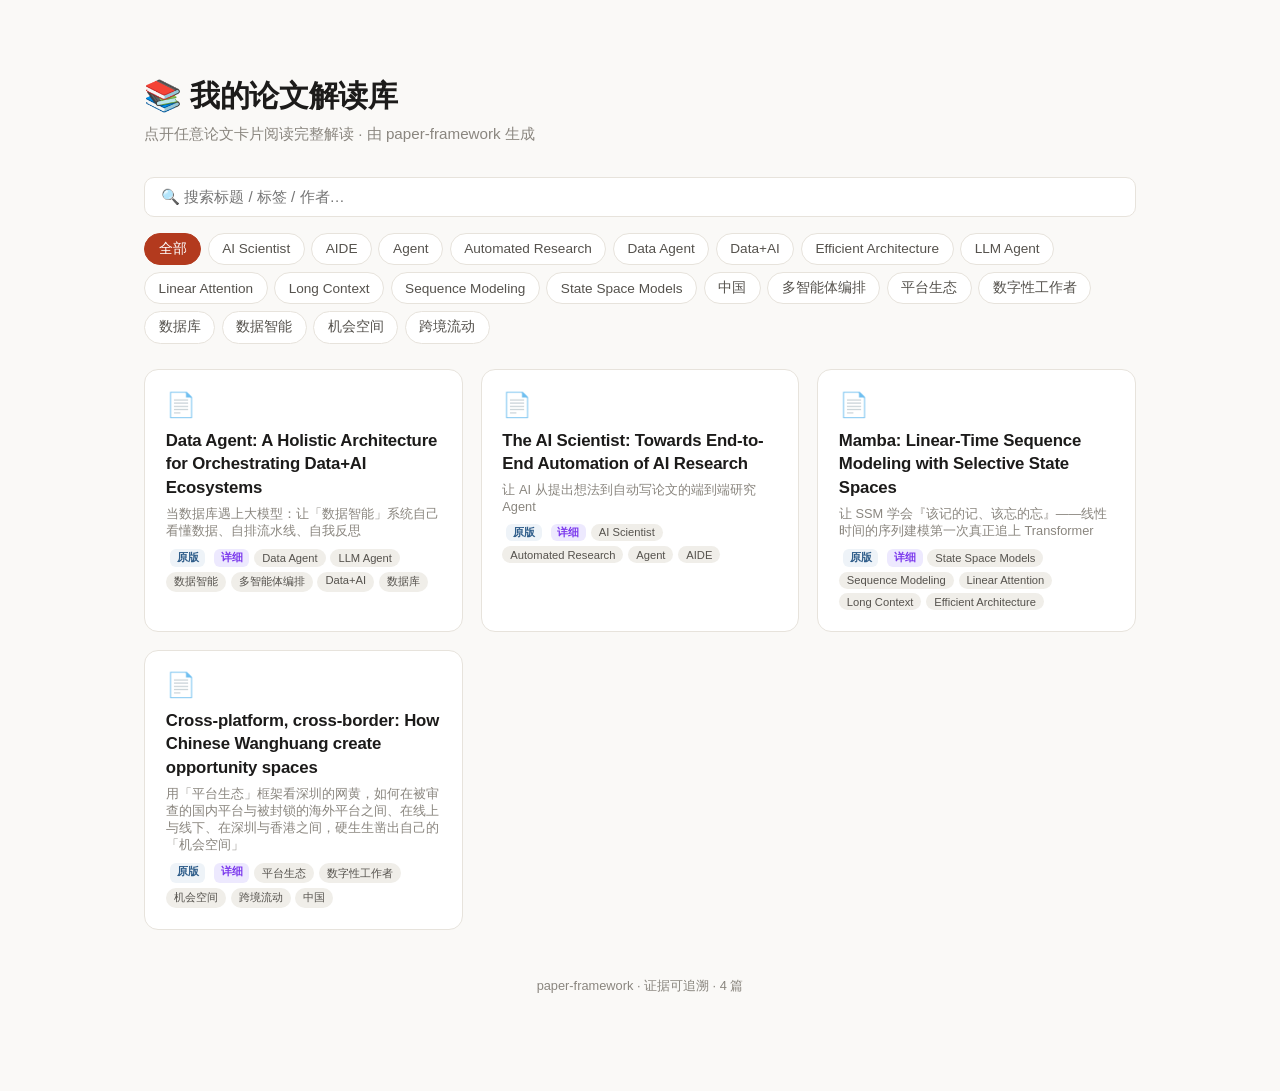
<file: index.html>
<!DOCTYPE html>
<html lang="zh-CN">
<head>
<meta charset="UTF-8">
<meta name="viewport" content="width=device-width, initial-scale=1.0">
<title>我的论文解读库</title>
<style>
:root{--accent:#b33a1e;--ink:#1c1b1a;--soft:#55524d;--faint:#8a867f;--line:#e7e3dc;--surface:#fff;--bg:#faf9f7}
*{box-sizing:border-box}body{margin:0;background:var(--bg);color:var(--ink);font-family:ui-sans-serif,-apple-system,"PingFang SC","Microsoft YaHei",sans-serif;padding:3.5rem 1.5rem 6rem;max-width:1040px;margin:0 auto}
h1{font-size:1.9rem;letter-spacing:-.01em;margin-bottom:.4rem}
.sub{color:var(--faint);font-size:.95rem;margin-bottom:2rem}
.toolbar{display:flex;gap:1rem;flex-wrap:wrap;margin-bottom:1.6rem;align-items:center}
input[type=search]{flex:1;min-width:220px;padding:.65rem 1rem;border:1px solid var(--line);border-radius:10px;font-size:.95rem;background:var(--surface)}
.filter{display:flex;gap:.4rem;flex-wrap:wrap}
.chip{padding:.4rem .85rem;border-radius:999px;border:1px solid var(--line);background:var(--surface);cursor:pointer;font-size:.85rem;color:var(--soft)}
.chip.active{background:var(--accent);color:#fff;border-color:var(--accent)}
.grid{display:grid;grid-template-columns:repeat(auto-fill,minmax(260px,1fr));gap:1.1rem}
.card{background:var(--surface);border:1px solid var(--line);border-radius:14px;padding:1.3rem;cursor:pointer;transition:transform .15s ease,box-shadow .15s ease;display:block;text-decoration:none;color:inherit}
.card:hover{transform:translateY(-3px);box-shadow:0 8px 24px rgba(0,0,0,.07)}
.card .icon{font-size:1.5rem}
.card h3{font-size:1.05rem;margin:.6rem 0 .4rem;line-height:1.4;letter-spacing:-.01em}
.card .meta{font-size:.8rem;color:var(--faint);margin-bottom:.6rem}
.card .tags{display:flex;gap:.3rem;flex-wrap:wrap}
.card .tag{font-size:.7rem;padding:.15rem .5rem;border-radius:999px;background:#f0eee9;color:var(--soft)}
.card .vbadge{font-size:.68rem;padding:.12rem .42rem;border-radius:6px;font-weight:700;margin-left:.25rem}
.card .vbadge.v-original{background:#eef3f8;color:#2f5d8a}
.card .vbadge.v-detailed{background:#ede9fe;color:#7c3aed}
.empty{color:var(--faint);text-align:center;padding:3rem 0;font-size:.95rem}
.footer{color:var(--faint);font-size:.8rem;margin-top:3rem;text-align:center}
</style>
</head>
<body>
<h1>📚 我的论文解读库</h1>
<div class="sub">点开任意论文卡片阅读完整解读 · 由 paper-framework 生成</div>
<div class="toolbar">
  <input type="search" id="q" placeholder="🔍 搜索标题 / 标签 / 作者…" oninput="draw()">
  <div class="filter" id="filters"></div>
</div>
<div class="grid" id="grid"></div>
<div class="empty" id="empty" style="display:none">没有匹配的论文</div>
<div class="footer">paper-framework · 证据可追溯 · <span id="n"></span> 篇</div>
<script>
const PAPERS = [{"id": "2507-01599v1", "title": "Data Agent: A Holistic Architecture for Orchestrating Data+AI Ecosystems", "meta": "当数据库遇上大模型：让「数据智能」系统自己看懂数据、自排流水线、自我反思", "url": "papers/2507-01599v1/index.html", "icon": "📄", "tags": ["Data Agent", "LLM Agent", "数据智能", "多智能体编排", "Data+AI", "数据库"], "versions": ["original", "detailed"]}, {"id": "ai-scientist", "title": "The AI Scientist: Towards End-to-End Automation of AI Research", "meta": "让 AI 从提出想法到自动写论文的端到端研究 Agent", "url": "papers/ai-scientist/index.html", "icon": "📄", "tags": ["AI Scientist", "Automated Research", "Agent", "AIDE"], "versions": ["original", "detailed"]}, {"id": "mamba", "title": "Mamba: Linear-Time Sequence Modeling with Selective State Spaces", "meta": "让 SSM 学会『该记的记、该忘的忘』——线性时间的序列建模第一次真正追上 Transformer", "url": "papers/mamba/index.html", "icon": "📄", "tags": ["State Space Models", "Sequence Modeling", "Linear Attention", "Long Context", "Efficient Architecture"], "versions": ["original", "detailed"]}, {"id": "wanghuang", "title": "Cross-platform, cross-border: How Chinese Wanghuang create opportunity spaces", "meta": "用「平台生态」框架看深圳的网黄，如何在被审查的国内平台与被封锁的海外平台之间、在线上与线下、在深圳与香港之间，硬生生凿出自己的「机会空间」", "url": "papers/wanghuang/index.html", "icon": "📄", "tags": ["平台生态", "数字性工作者", "机会空间", "跨境流动", "中国"], "versions": ["original", "detailed"]}];
const allTags = [...new Set(PAPERS.flatMap(p=>p.tags||[]))].sort();
let active = "全部";
function draw(){
  const q=(document.getElementById('q').value||'').toLowerCase();
  const list=PAPERS.filter(p=>{
    const tagOk=active==="全部"||(p.tags||[]).includes(active);
    const hay=(p.title+" "+(p.tags||[]).join(" ")+" "+(p.meta||"")).toLowerCase();
    return tagOk && (!q||hay.includes(q));
  });
  const g=document.getElementById('grid');
  g.innerHTML=list.map(p=>`<a class=card href="${p.url}"><div class=icon>${p.icon||'📄'}</div><h3>${esh(p.title)}</h3><div class=meta>${esh(p.meta||'')}</div><div class=tags>${(p.versions||[]).map(v=>`<span class="vbadge v-${v}">${v==='detailed'?'详细':v==='original'?'原版':v}</span>`).join('')}${(p.tags||[]).map(t=>`<span class=tag>${esh(t)}</span>`).join('')}</div></a>`).join('');
  document.getElementById('empty').style.display=list.length?'none':'block';
  document.getElementById('n').textContent=list.length;
}
function esh(s){const d=document.createElement('div');d.textContent=s||'';return d.innerHTML}
function drawFilters(){
  const f=document.getElementById('filters');
  f.innerHTML=["全部",...allTags].map(t=>`<button class="chip${t===active?' active':''}" onclick="active='${t}';drawFilters();draw()">${esh(t)}</button>`).join('');
}
drawFilters();draw();
</script>
</body>
</html>
</file>
